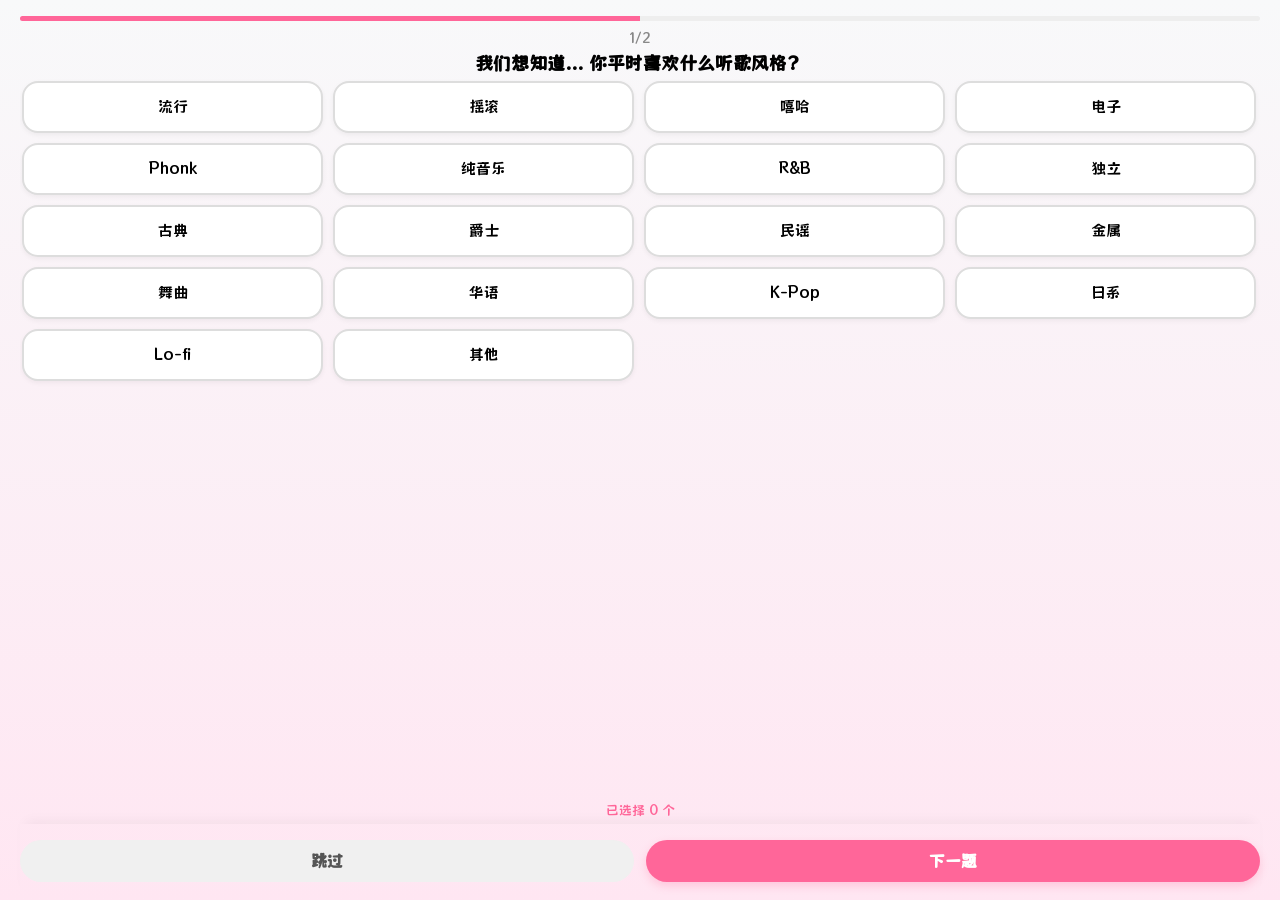
<file: app_pages/agent_init_ask.html>
<!DOCTYPE html>
<html lang="zh-cn">

<head>
    <meta charset="UTF-8">
    <meta name="viewport" content="width=device-width, initial-scale=1.0, maximum-scale=1.0, user-scalable=no">
    <title></title>

    <!-- 保持原有引用路径 -->
    <link rel="stylesheet" href="../font/fonts.css">
    <link rel="stylesheet" href="../css/theme.css">
    <link rel="stylesheet" href="../css/gpt-base.css">
    <link rel="stylesheet" href="../css/base.css">

    <link rel="stylesheet" href="../css/agentMiniAsk.css">

</head>

<body>
    <div class="App">
        <div class="mini-questionnaire">
            <div class="q-header">
                <div class="progress-bar">
                    <div class="progress-fill" id="progress-fill"></div>
                </div>
                <span class="step-text" id="step-text">1/2</span>
            </div>

            <!-- 问题1：听歌风格（多选） -->
            <div class="question-panel" id="panel-1">
                <h3 class="q-title">我们想知道... 你平时喜欢什么听歌风格？</h3>
                <div class="options-grid" id="style-options"></div>

                <div class="selected-info" id="selected-style-info">
                    已选择 <span id="style-count">0</span> 个
                </div>
            </div>

            <!-- 问题2：听歌场景（单选） -->
            <div class="question-panel" id="panel-2" style="display: none;">
                <h3 class="q-title">还有还有.. 你现在处于什么场景？</h3>
                <div class="options-grid" id="scene-options"></div>
                <div class="selected-info"></div> <!-- 占位，保持flex结构一致 -->
            </div>

            <!-- 底部按钮 (始终固定) -->
            <div class="q-footer">
                <button class="btn skip-btn" id="skip-btn">跳过</button>
                <button class="btn next-btn" id="next-btn">下一题</button>
                <button class="btn submit-btn" id="submit-btn" style="display: none;">提交</button>
            </div>
        </div>
    </div>

    <script src="../js/base.js"></script>
    <script src="../js/agent/miniAsk.js"></script>
</body>

</html>
</file>
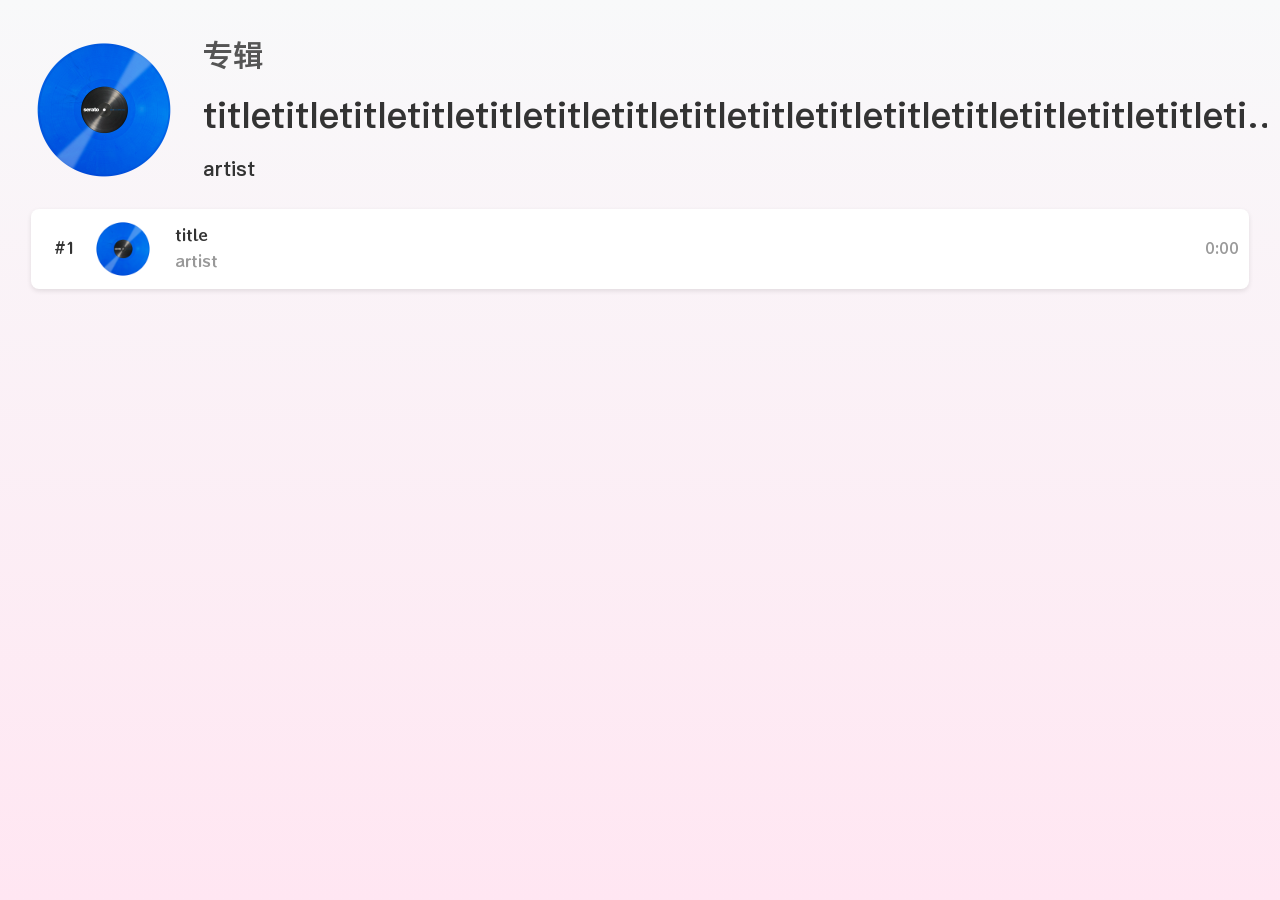
<file: app_pages/album.html>
<!DOCTYPE html>
<html lang="zh-cn">

<head>
    <meta charset="UTF-8">
    <meta name="viewport" content="width=device-width, initial-scale=1.0">
    <title></title>

    <link rel="stylesheet" href="../font/fonts.css">

    <link rel="stylesheet" href="../css/theme.css">
    <link rel="stylesheet" href="../css/gpt-base.css">
    <link rel="stylesheet" href="../css/base.css">

    <link rel="stylesheet" href="../css/index.css">

    <link rel="stylesheet" href="../css/album.css">

    <!-- <link rel="stylesheet" href="style.css"> -->

    <link rel="stylesheet" href="../css/notify.css">

    <link rel="stylesheet" href="../css/contextMenu.css">

    <link rel="stylesheet" href="../mobi-css/mob.base.css">

</head>

<body>
    <div class="App">

        <main class="content">

            <div class="album-header">
                <img class="album-cover" src="../img/def_cover.png" alt="">
                <div class="album-infos">
                    <span>专辑</span>
                    <span class="album-title">titletitletitletitletitletitletitletitletitletitletitletitletitletitletitletitletitletitletitletitletitletitle</span>
                    <span class="album-artist">artist</span>
                </div>
            </div>

            <div class="album-tracks-list">

                <!-- <div class="album-tracks-line">碟片 0</div> -->

                <div class="album-tracks-item">
                    <div class="album-tracks-item-number">#1</div>
                    <img src="../img/def_cover.png" alt="">
                    <div class="album-tracks-item-duration">
                        
                        <div class="album-tracks-item-title">title</div>
                        <div class="album-tracks-item-artist">artist</div>

                    </div>

                    <span class="album-tracks-item-times">0:00</span>

                </div>

            </div>

            <!-- <div id="debug" style="font-size: 30px;"></div> -->

        </main>

    </div>

    <script src="../js/base.js"></script>

    <script src="../js/album.js"></script>

    <script>

        init_album_list();

    </script>
</body>

</html>
</file>
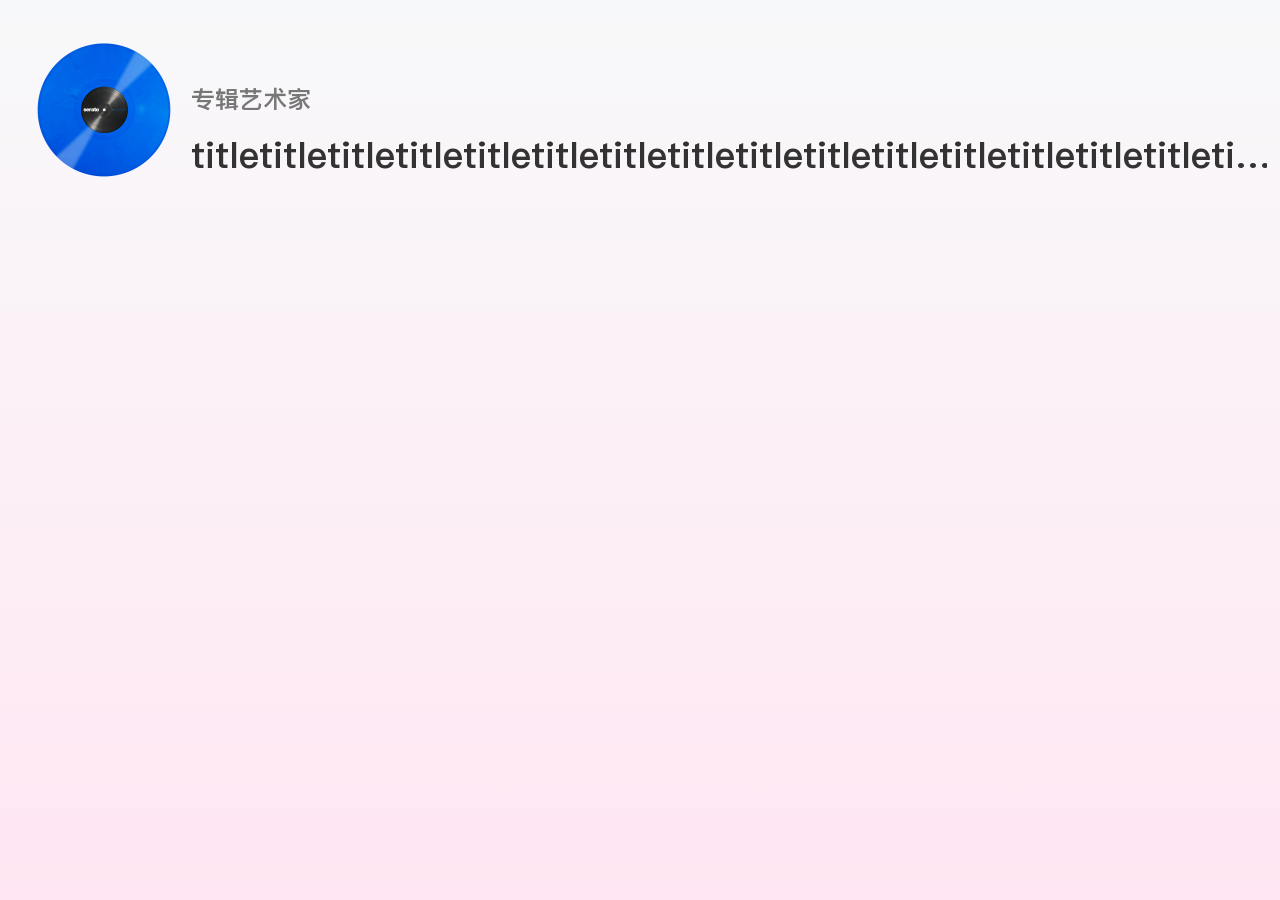
<file: app_pages/artist.html>
<!DOCTYPE html>
<html lang="zh-cn">
<head>
    <meta charset="UTF-8">
    <meta name="viewport" content="width=device-width, initial-scale=1.0">
    <title></title>

    <link rel="stylesheet" href="../font/fonts.css">

    <link rel="stylesheet" href="../css/theme.css">
    <link rel="stylesheet" href="../css/gpt-base.css">
    <link rel="stylesheet" href="../css/base.css">

    <link rel="stylesheet" href="../css/index.css">

    <link rel="stylesheet" href="../css/playlist.css">

    <link rel="stylesheet" href="../css/album.css">

    <link rel="stylesheet" href="../css/artist.css">


    <link rel="stylesheet" href="../css/contextMenu.css">

    <link rel="stylesheet" href="../mobi-css/mob.base.css">

</head>
<body>
    <div class="App">

    <main class="content">

        <div class="album-header">
            <img class="album-cover" src="../img/def_cover.png" alt="">
            <div class="album-infos">
                <span>专辑艺术家</span>
                <span class="album-title">titletitletitletitletitletitletitletitletitletitletitletitletitletitletitletitletitletitletitletitletitletitle</span>
            </div>
        </div>

        <div class="musicPlayLists">
            <!-- <div class="musicPlayListsItem" style="display: flex;flex-direction: column;">

                <img src="./img/def_cover.png" alt="播放列表封面">

                <span class="playListName">播放列表1</span>
                <span class="playListSongsCount">99</span>
            </div> -->
        </div>

        <div class="overPage" >
            <div class="overPageHeader">
                <span class="selectPlayListName">播放列表1</span>
                <span class="hideOverPage">🔽</span>
            </div>


            <iframe class="artistSubPage" id="artistSubPage" src="" frameborder="0"></iframe>
            

        </div>

    </main>

</div>
</body>
<script src="../js/base.js"></script>

<script src="../js/artist.js"></script>

<script>

    init_artist();

</script>
</html>
</file>
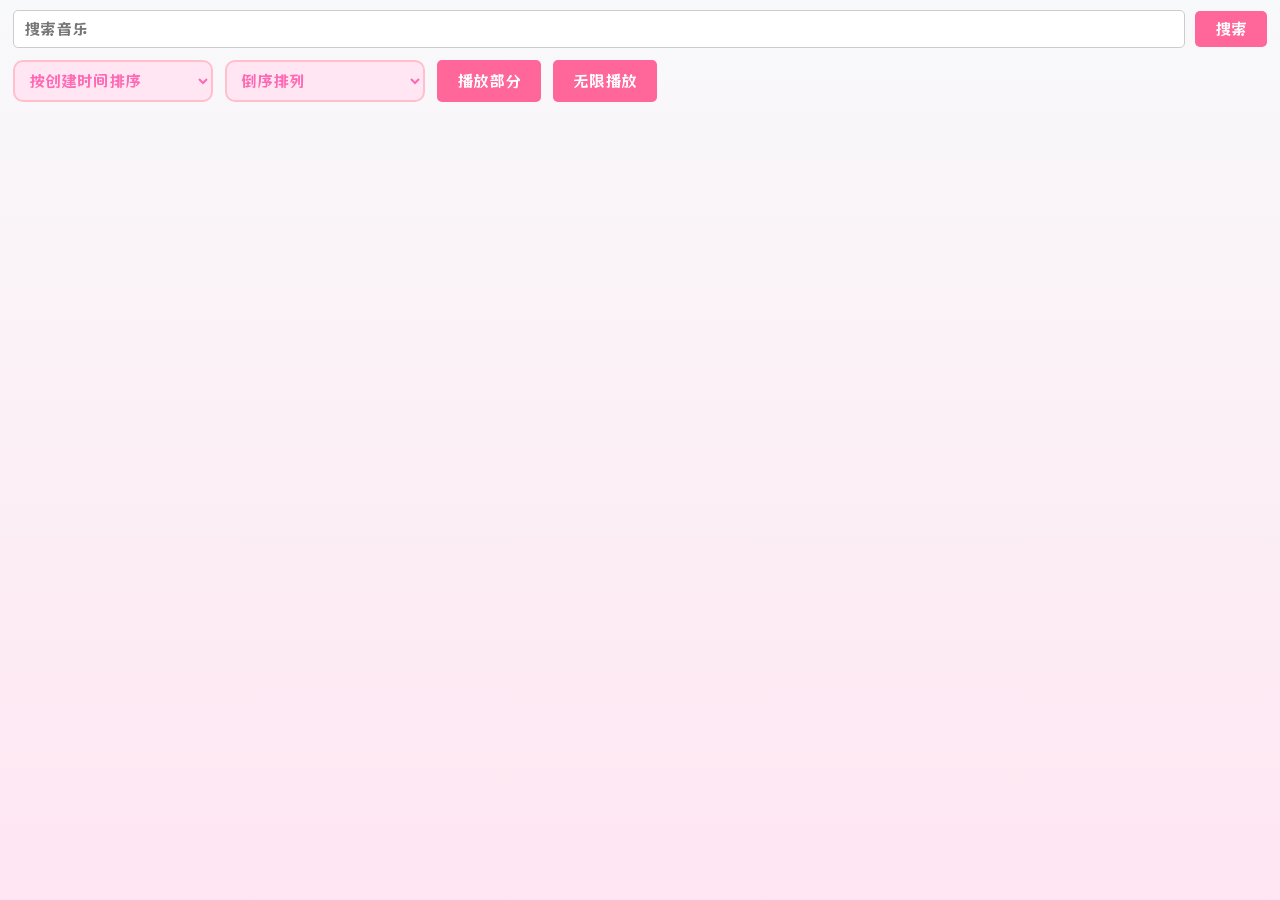
<file: app_pages/library.html>
<!DOCTYPE html>
<html lang="zh-cn">

<head>
    <meta charset="UTF-8">
    <meta name="viewport" content="width=device-width, initial-scale=1.0">
    <title></title>

    <link rel="stylesheet" href="../font/fonts.css">

    <link rel="stylesheet" href="../css/theme.css">
    <link rel="stylesheet" href="../css/gpt-base.css">
    <link rel="stylesheet" href="../css/base.css">

    <link rel="stylesheet" href="../css/index.css">

    <link rel="stylesheet" href="../css/library.css">
    <link rel="stylesheet" href="../css/notify.css">

    <link rel="stylesheet" href="../css/contextMenu.css">

    <link rel="stylesheet" href="../mobi-css/mob.base.css">

</head>

<body>
    <div class="App">
        <div id="notification-container"></div>

        <main class="content">

            <div class="searchMusic">

                <div class="searchInputClass">
                    <input id="searchInput" type="text" placeholder="搜索音乐" onkeydown="handleKeyDown(event)" autocomplete="off">
                    <button onclick="searchSomeThing()">搜索</button>
                </div>
                <div class="sortClass">
                <select id="sortOrder">
                    <option value="createdAt">按创建时间排序</option>
                    <option value="random">按随机排序</option>
                    <option value="duration">按时长排序</option>
                    <option value="playCount">按播放次数排序</option>
                    <option value="title">按乐曲标题排序</option>
                </select>
                <select id="sortFunc">
                    <option value="DESC">倒序排列</option>
                    <option value="ASC">正序排列</option>
                </select>


                <button onclick="play_library_all()">播放部分</button>
                <button onclick="top.toggle_inf_play_mode()">无限播放</button>

                </div>

            </div>

            <!-- <div class="zhezhao">
                <img src="./img/loading.png" alt="">
            </div> -->

            <div class="musicLists">
                <!-- <div class="musicListItem">
                <span>#1</span>
                <img src="./img/baiLu.jpg" alt="封面">
                <div class="musicInfo">
                    <span>Example Song Name</span>
                    <span>Example Artist Name</span>
                </div>
                <span>11:11</span>
            </div> -->
            </div>

        </main>

    </div>

    <script src="../js/base.js"></script>
    <script src="../js/sort.js"></script>
    <script src="../js/library.js"></script>
    <script src="../js/contextMenu.js"></script>
    <script>

        init_sort_func();
        init_library();

    </script>
</body>

</html>
</file>
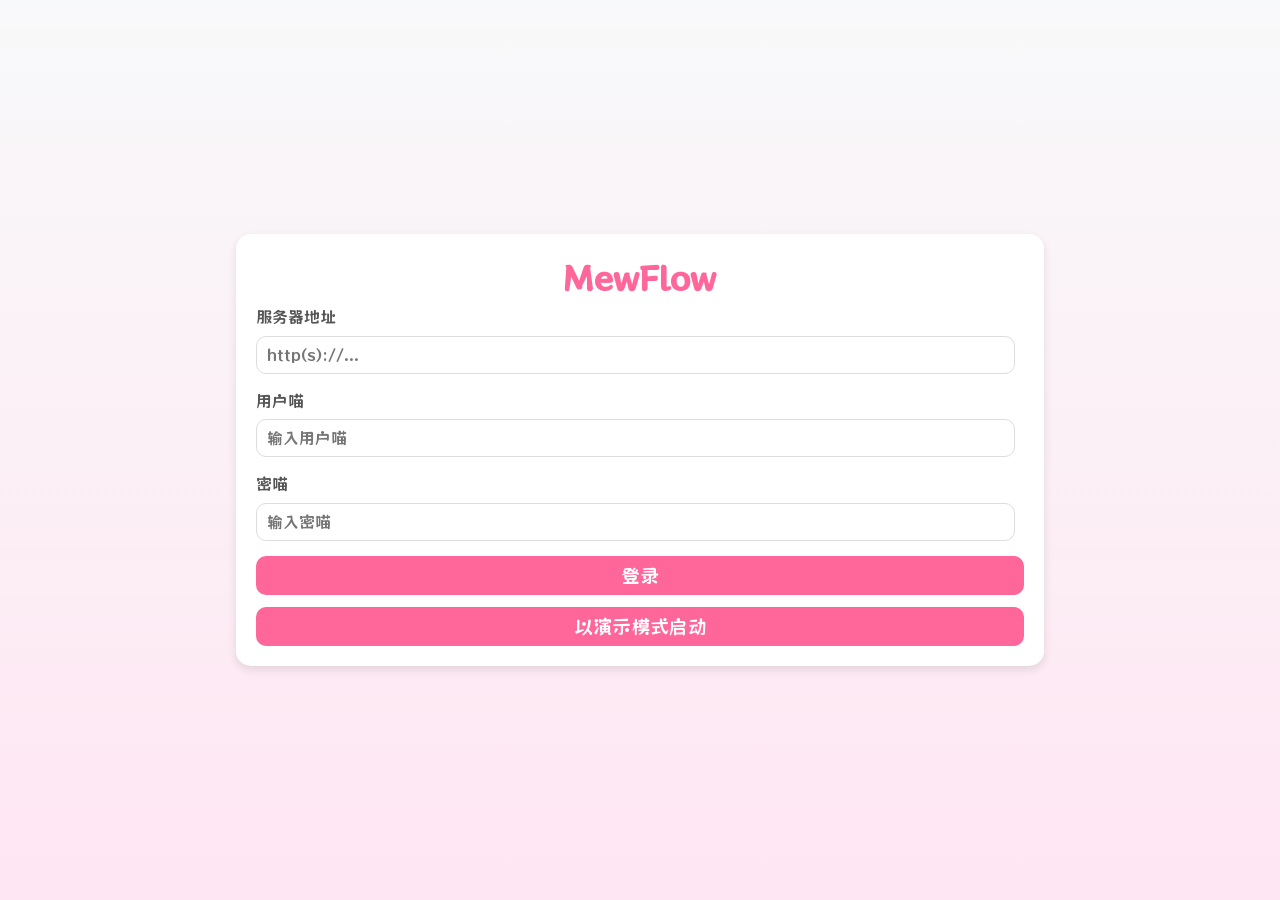
<file: app_pages/login.html>
<!DOCTYPE html>
<html lang="zh-cn">
<head>
    <meta charset="UTF-8">
    <meta name="viewport" content="width=device-width, initial-scale=1.0">

    <title></title>

    <link rel="stylesheet" href="../font/fonts.css">
    
    <link rel="stylesheet" href="../css/theme.css">
    <link rel="stylesheet" href="../css/gpt-base.css">
    <link rel="stylesheet" href="../css/base.css">

    <link rel="stylesheet" href="../css/login.css">
    <link rel="stylesheet" href="../css/notify.css">

    <link rel="stylesheet" href="../mobi-css/mob.base.css">

</head>
<body>

    <div class="App">
    <div id="notification-container"></div>
    <div class="login-container">
        <h1 class="login-logo">MewFlow</h1>
        <!-- <form class="login-form" action="/login" method="POST"> -->
            <div class="login-form"></div>
            <div class="form-group">
                <label for="server_url">服务器地址</label>
                <input type="text" id="server_url" name="server_url" placeholder="http(s)://..." required>
            </div>
            <div class="form-group">
                <label for="username">用户喵</label>
                <input type="text" id="username" name="username" placeholder="输入用户喵" required>
            </div>
            <div class="form-group">
                <label for="password">密喵</label>
                <input type="password" id="password" name="password" placeholder="输入密喵" required>
            </div>
            <button type="submit" class="login-btn" onclick="loginSaveConfig();">登录</button>
            <button class="login-btn" onclick="parent.lauchDemoMode()" style="margin-top: 12px;">以演示模式启动</button>

        </div>
        <!-- </form> -->
        <!-- <button onclick="showNotification('test','info',5000)">test2</button> -->
        <!-- <button onclick="navigateTo('index.html')">test Btn</button> -->
    </div>

</div>
</body>
<script src="../js/base.js"></script>
<script src="../js/login.js"></script>
</html>
</file>
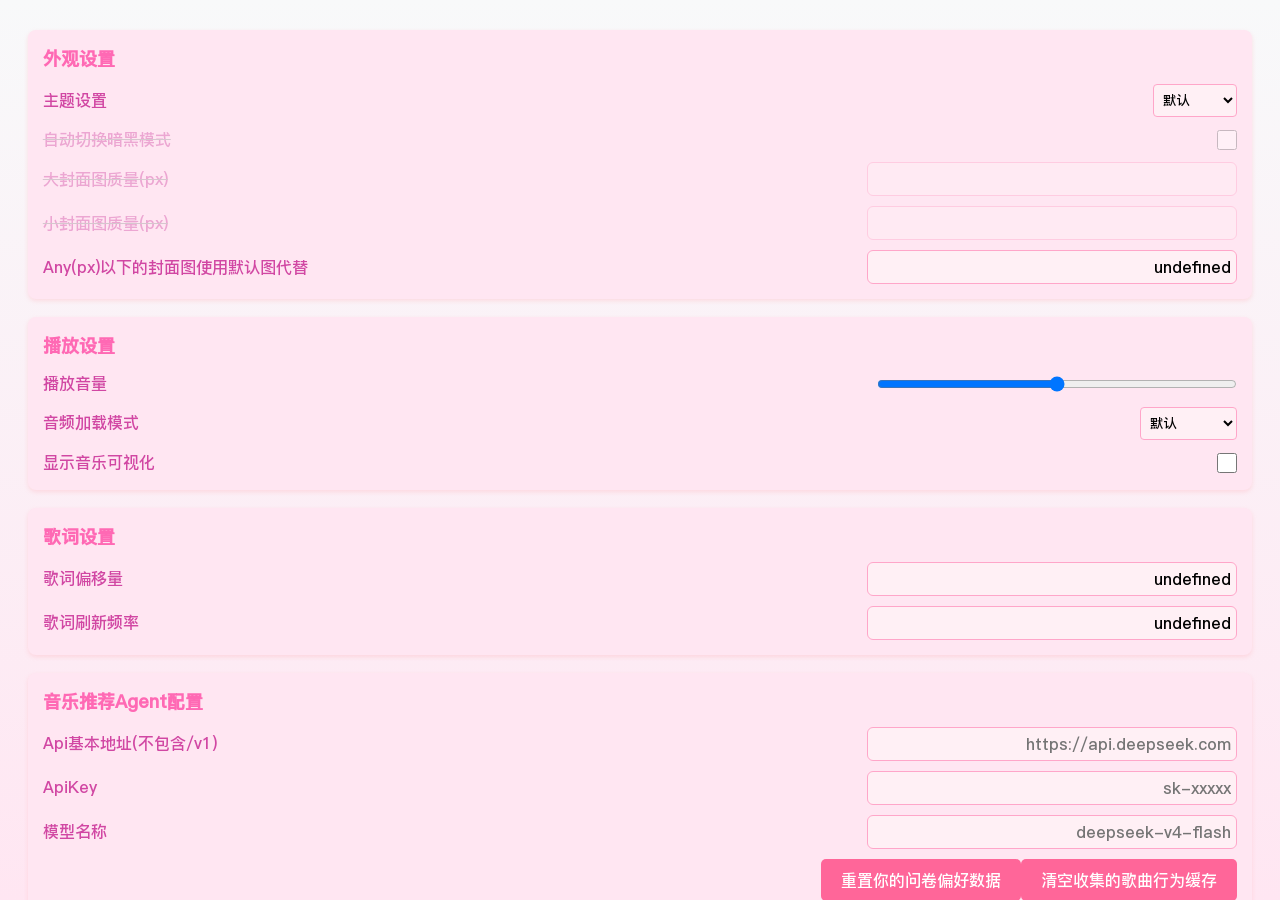
<file: app_pages/setting.html>
<!DOCTYPE html>
<html lang="zh-cn">

<head>
    <meta charset="UTF-8">
    <meta name="viewport" content="width=device-width, initial-scale=1.0">
    <title></title>

    <link rel="stylesheet" href="../font/fonts.css">

    <link rel="stylesheet" href="../css/theme.css">

    <link rel="stylesheet" href="../css/gpt-base.css">
    <link rel="stylesheet" href="../css/base.css">
    <link rel="stylesheet" href="../css/index.css">
    <link rel="stylesheet" href="../css/library.css">
    <link rel="stylesheet" href="../css/notify.css">
    <link rel="stylesheet" href="../mobi-css/mob.base.css">

    <link rel="stylesheet" href="../css/setting.css">

    <link rel="stylesheet" href="../mobi-css/mob-setting.css">



</head>

<body>
    <div class="App">
        <div id="notification-container"></div>

        <main class="content" style="display: flex; flex-direction: column;">
            <div class="settings-container">

                <!-- Example Setting Group: General Settings -->
                <div class="settings-group">
                    <div class="settings-title">外观设置</div>

                    <div class="setting-item">
                        <label for="theme-select">主题设置</label>
                        <select id="theme-select">
                            <option value="default">默认</option>
                            <option value="dark">夜间酷黑</option>
                            <option value="red">网易云红</option>
                        </select>
                    </div>


                    <!-- <div class="setting-item">
                        <label for="dark-mode-toggle">暗黑模式</label>
                        <input type="checkbox" id="dark-mode-toggle">
                    </div> -->
                    <div class="settings-undev-item setting-item">
                        <label for="dark-mode-toggle">自动切换暗黑模式</label>
                        <input type="checkbox" id="dark-mode-toggle">
                    </div>



                    <!-- <div class="setting-item">
                        <label for="language-select">访问语言</label>
                        <select id="language-select">
                            <option value="zh">Chinese</option>
                            <option value="en">English</option>
                            <option value="jp">Japanese</option>
                        </select>
                    </div> -->

                    <div class="settings-undev-item setting-item">
                        <label for="big-cover-quality">大封面图质量(px)</label>
                        <input type="text" name="big-cover-quality" id="big-cover-quality" placeholder="">
                    </div>
                    <div class="settings-undev-item setting-item">
                        <label for="little-cover-quality">小封面图质量(px)</label>
                        <input type="text" name="little-cover-quality" id="little-cover-quality" placeholder="">
                    </div>

                    <div class="setting-item">
                        <label for="block-how-many-size-cover">Any(px)以下的封面图使用默认图代替</label>
                        <input type="text" name="block-how-many-size-cover" id="block-how-many-size-cover"
                            placeholder="">
                    </div>

                </div>

                <!-- Example Setting Group: Playback Settings -->
                <div class="settings-group">
                    <div class="settings-title">播放设置</div>
                    <div class="setting-item">
                        <label for="volume-control">播放音量</label>
                        <input type="range" id="volume-control" min="0" max="100" value="50">
                    </div>
                    <!-- <div class="setting-item">
                        <label for="crossfade-toggle">跨播放</label>
                        <input type="checkbox" id="crossfade-toggle">
                    </div> -->

                    <div class="setting-item">
                        <label for="audio-load-mode">音频加载模式</label>
                        <select id="audio-load-mode">
                            <option value="default">默认</option>
                            <option value="block">数据块缓冲</option>
                        </select>
                    </div>

                    <div class="setting-item">
                        <label for="music_visualize_toggle">显示音乐可视化</label>
                        <input type="checkbox" id="music_visualize_toggle">
                    </div>


                </div>

                <div class="settings-group">
                    <div class="settings-title">歌词设置</div>
                    <div class="setting-item">
                        <label for="lyrics-delay-control">歌词偏移量</label>
                        <input type="text" name="lyrics-delay-control" id="lyric-delay-control" placeholder="">
                    </div>

                    <div class="setting-item">
                        <label for="lyrics-duration-control">歌词刷新频率</label>
                        <input type="text" name="lyrics-duration-control" id="lyric-duration-control" placeholder="">
                    </div>
                </div>

                <div class="settings-group">
                    <div class="settings-title">音乐推荐Agent配置</div>
                    <div class="setting-item">
                        <label for="agent-api-base-url">Api基本地址(不包含/v1)</label>
                        <input type="text" name="agent-api-base-url" id="agent-api-base-url"
                            placeholder="https://api.deepseek.com">
                    </div>
                    <div class="setting-item">
                        <label for="agent-api-key">ApiKey</label>
                        <input type="text" name="agent-api-key" id="agent-api-key" placeholder="sk-xxxxx">
                    </div>
                    <div class="setting-item">
                        <label for="agent-model-name">模型名称</label>
                        <input type="text" name="agent-model-name" id="agent-model-name"
                            placeholder="deepseek-v4-flash">
                    </div>

                    <div class="setting-item" style="justify-content: right;">
                        <button class="save-btn" onclick="clear_agent_base_liked()">重置你的问卷偏好数据</button>
                        <button class="save-btn" onclick="clear_agent_history_action()">清空收集的歌曲行为缓存</button>
                        
                    </div>

                </div>

                <!-- Example Setting Group: Notification Settings -->
                <!-- <div class="settings-group">
                    <div class="settings-title">通知设置</div>
                    <div class="setting-item">
                        <label for="email-notifications">邮件通知</label>
                        <input type="checkbox" id="email-notifications">
                    </div>
                    <div class="setting-item">
                        <label for="push-notifications">推送通知</label>
                        <input type="checkbox" id="push-notifications">
                    </div>
                </div> -->
                <button class="save-btn" onclick="save_all_setting()">保存设置</button>
                <button class="logout-btn save-btn" onclick="clear_and_logout()">登出账号</button>
            </div>
        </main>
    </div>

    <script src="../js/base.js"></script>
    <script src="../js/setting.js"></script>
    <script>

        // parent.showNotification('未开发完全的页面', 'info',3000);
        init_all_setting()

    </script>
</body>

</html>
</file>
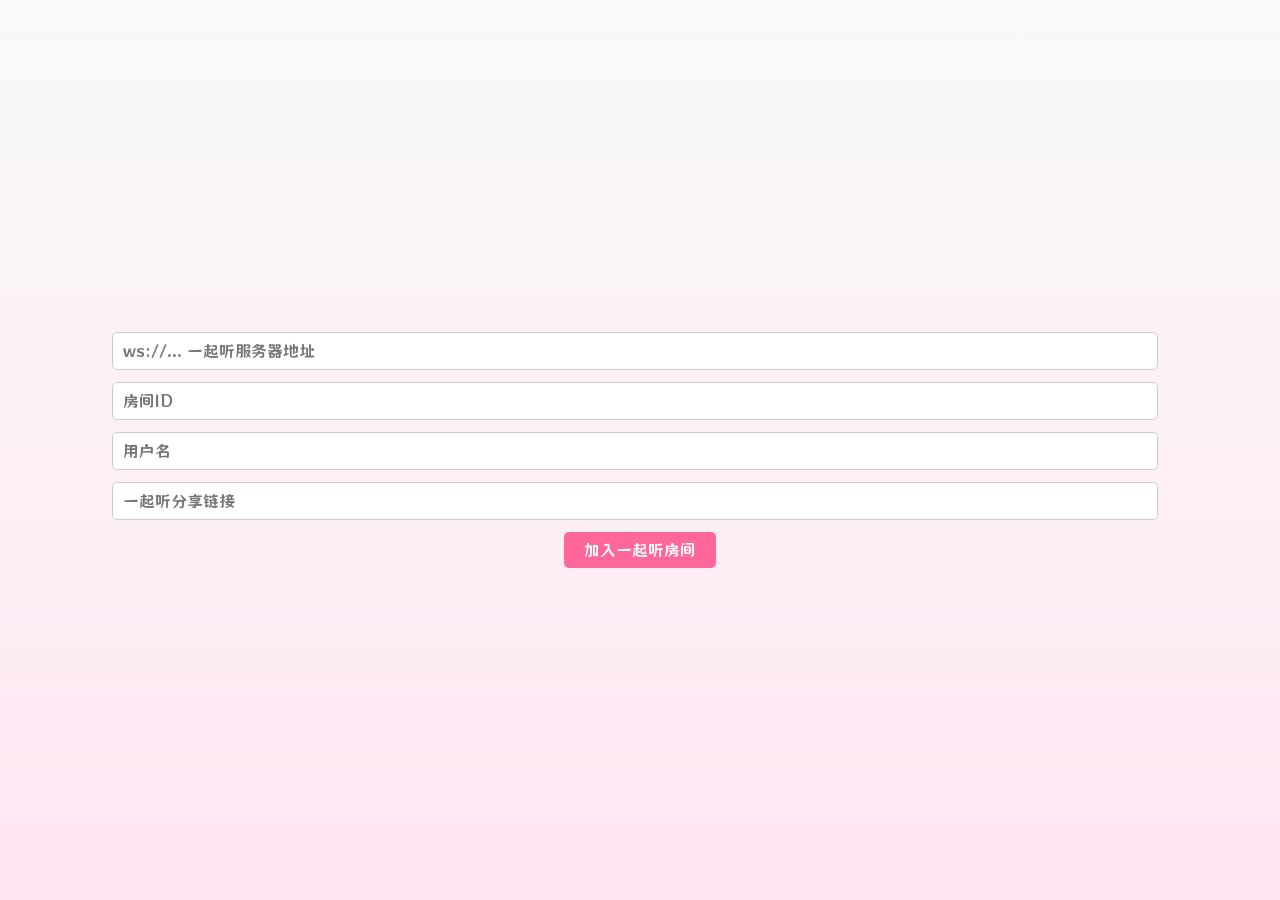
<file: app_pages/tgt_linsten.html>
<!DOCTYPE html>
<html lang="zh-cn">

<head>
    <meta charset="UTF-8">
    <meta name="viewport" content="width=device-width, initial-scale=1.0">
    <title></title>

    <link rel="stylesheet" href="../font/fonts.css">

    <link rel="stylesheet" href="../css/theme.css">
    <link rel="stylesheet" href="../css/gpt-base.css">
    <link rel="stylesheet" href="../css/base.css">
    <link rel="stylesheet" href="../css/tgt_linsten.css">

</head>

<body>
    <div class="App">


        <main class="content">

            <div class="configs">
                <input type="text" style="display:none" name="fake_username">
                <input type="password" style="display:none" name="fake_password">

                <input type="text" placeholder="ws://... 一起听服务器地址" id="tl_ws_server_url" autocomplete="off">
                <input type="text" placeholder="房间ID" id="tl_room_id" autocomplete="off">
                <input type="text" placeholder="用户名" id="tl_user_name" autocomplete="off">

                <input type="text" autocomplete="off" placeholder="一起听分享链接" id="tl_share_link" autocomplete="off">

                <button type="button" onclick="init_join_together_linsten()">加入一起听房间</button>
            </div>

            <div class="room_status" style="display: none;">

                <span>房间ID: <span id="tl_room_id_show">Null</span></span>
                <span>当前房间在线人数: <span id="tl_online_count">0</span></span>
                <span>在线用户列表: <span id="tl_current_user"></span></span>
                <span>当前音乐: <span id="tl_current_music">Null</span></span>

                <input type="text" class="tl_share_link_output" id="tl_share_link_output" style="width: 50%;" autocomplete="off">

                <button type="button" onclick="generate_share_link()">生成房间分享链接</button>
                <button type="button" onclick="leave_tl_room()">离开当前房间</button>


            </div>

        </main>


    </div>

    <script src="../js/base.js"></script>



    <script src="../js/tgt-linsten/tl_dev.js"></script>
    <script src="../js/tgt-linsten/tl_dom.js"></script>
    <script src="../js/tgt-linsten/tl_configs.js"></script>


    <script src="../js/tgt-linsten/tl_main.js"></script>

    <script>

        document.addEventListener('DOMContentLoaded', function () {
            load_theme();
            load_tl_config();
        })
        
    </script>
</body>

</html>
</file>
<file: font/fonts.css>
/* 苹方-简 常规体 */
@font-face {
    font-family: 'PingFangSC-Regular-ttf';
    src: url('./PingFangSC-Regular.ttf') format('truetype');
}
/* 苹方-简 中黑体 */
@font-face {
    font-family: 'PingFangSC-Medium-ttf';
    src: url('./PingFangSC-Medium.ttf') format('truetype');
}
/* 苹方-简 中粗体 */
@font-face {
    font-family: 'PingFangSC-Semibold-ttf';
    src: url('./PingFangSC-Semibold.ttf') format('truetype');
}

/* cat */
@font-face {
    font-family: 'Cat-Pen-ttf';
    src: url('./MaoKenZhuYuanTi-MaokenZhuyuanTi-2.ttf') format('truetype');
}
</file>
<file: css/theme.css>
:root {

    --main-theme-col: #ff6699;

    --app-body-bg-col: linear-gradient(to bottom, #f8f9fa, #ffe6f2);

    /* login.html */
    /* 登录配置页 */
    --login-logo-text-col: #ff6699;

    --login-label-col: #555;
    --login-input-border: 1px solid #ddd;
    --login-input-bg: #fff;
    --login-btn-text-col: #fff;
    --login-btn-bg-col: #ff6699;

    --login-btn-bg-hover-col: #ff4477;

    /* main.html */
    /* 底部播放条 */
    --music-player-bg-col: #ff6699;
    --progress-time-text-col: #333;
    --music-player-title-text-col: #fff;
    --music-player-artist-text-col: #fff;

    --progress-time-bg-col: #f0f0f0;
    --progess-time-fill-bg-col: linear-gradient(90deg, #ff9a9e, #fad0c4);
    --progress-bar-flow-bg-col: #bbbbbb;

    /* 顶部栏 */
    --main-head-col: #ff6699;
    --logo-text-col: #fff;
    --nav-text-col: #fff;

    --nav-hover-col: #bdbdbd;

    /* 首页 音乐卡片 */

    --index-h2-text-col: black;
    --index-p-text-col: black;


    --music-card-bg-col: #fff;
    --music-card-title-col: #333;
    --music-card-artist-col: #777;
    --music-card-play-btn-bg-col: #ff6699;
    --music-card-play-btn-text-col: #fff;

    --play-btn-hover-col: #ff4477;

    /* 音乐库 */

    --search-input-bg-col: #fff;
    --search-input-border: 1px solid #ccc;
    /* --search-input-text-col: #fff; */

    
    --select-text-col: #ff69b4;
    --select-bg-col: #ff69b4;

    /* 排序选择框 */
    --sort-order-border: 2px solid pink;
    --sort-bg-col: #ffe6f2;
    --sort-text-col: #ff69b4;


    --sort-hover-bg-col: #ffccdd;
    --sort-hover-border-col: #ff1493;

    --sort-focus-box-shadow: 0 0 10px #ff69b4;

    /* 音乐列表样式 */

    --music-list-item-bg-col: #fff;
    --music-list-item-no-col: #333;
    --music-list-item-title-col: #333;

    --music-list-item-artist-col: #999;
    --music-list-item-album-col: #999;

    --music-list-item-timer-col: #999;

    /* 音乐播放(歌单)列表 */

    --music-play-list-item-bg-col: #fff;
    --music-play-list-item-title-col: #333;
    --music-play-list-item-song-count-col: #666;

    --inner-music-play-list-title-col: #333;


    /* 覆盖(上升)层 */
    --over-page-bg-col: #faeff4;
    --over-page-title-text-col: #333;

    /* 设置 */
    --setting-group-bg-col: #ffe6f2;
    --setting-group-box-shadow: 0 2px 4px rgba(255, 182, 193, 0.4);
    --setting-title-text-col: #ff69b4;
    --setting-item-label-col: #d147a3;
    --setting-input-border: 1px solid #ffa6c9;
    --setting-input-bg-col: #fff0f5;
    --setting-select-bg-col: #fff0f5;
    --save-setting-btn-bg-col: #ff4677;

    /* 点击播放中歌曲封面的上升的覆盖页 */
    --big-over-page-bg-col: linear-gradient(to bottom, #ffdeee, #fde9f3);

    --big-over-page-title-col: white;
    --big-over-page-artist-col: rgba(255, 255, 255, 0.7);
    --big-over-page-lyrics-container-bg-col: #1e1e1e;
    --big-over-page-lyrics-container-border: 1px solid #333;

    --big-over-page-lyrics-line-font-col: rgba(255, 255, 255, 0.7);
    --big-over-page-lyrics-active: #fff;
    --big-over-page-lyrice-background-cover:rgba(0,0,0,0.12);

    --play-queue-ui-bg-col: #f9f4f8;
    --play-queue-item-bg-col: #fff;
    --play-queue-now-playing-bg-col: #ffc6d9;
    --play-queue-now-playing-keyframe-bg2-col: #ffbad1;
    --play-queue-item-font-col: black;
    --play-queue-title-col: black;
    --play-queue-artist-col: #555;
}

.red-theme {
    --main-theme-col: #d43f3a;

    --app-body-bg-col: linear-gradient(to bottom, #fff5f5, #ffcccc);

    /* login.html */
    --login-logo-text-col: #d43f3a;
    --login-label-col: #444;
    --login-input-border: 1px solid #ddd;
    --login-input-bg: #fff;
    --login-btn-text-col: #fff;
    --login-btn-bg-col: #d43f3a;
    --login-btn-bg-hover-col: #b52b27;

    /* main.html */
    --music-player-bg-col: #d43f3a;
    --progress-time-text-col: #222;
    --music-player-title-text-col: #fff;
    --music-player-artist-text-col: #fff;

    --progress-time-bg-col: #e0e0e0;
    --progess-time-fill-bg-col: linear-gradient(90deg, #ff8b8b, #ff6b6b);
    --progress-bar-flow-bg-col: #aaaaaa;

    /* 顶部栏 */
    --main-head-col: #d43f3a;
    --logo-text-col: #fff;
    --nav-text-col: #fff;
    --nav-hover-col: #9e9e9e;

    /* 首页 音乐卡片 */
    --index-h2-text-col: black;
    --index-p-text-col: black;
    --music-card-bg-col: #fff;
    --music-card-title-col: #222;
    --music-card-artist-col: #666;
    --music-card-play-btn-bg-col: #d43f3a;
    --music-card-play-btn-text-col: #fff;
    --play-btn-hover-col: #b52b27;

    /* 音乐库 */
    --search-input-bg-col: #fff;
    --search-input-border: 1px solid #bbb;

    --select-text-col: #d43f3a;
    --select-bg-col: #d43f3a;

    /* 排序选择框 */
    --sort-order-border: 2px solid #ff9999;
    --sort-bg-col: #ffcccc;
    --sort-text-col: #d43f3a;
    --sort-hover-bg-col: #ffb3b3;
    --sort-hover-border-col: #b52b27;
    --sort-focus-box-shadow: 0 0 10px #d43f3a;

    /* 音乐列表 */
    --music-list-item-bg-col: #fff;
    --music-list-item-no-col: #222;
    --music-list-item-title-col: #222;
    --music-list-item-artist-col: #777;
    --music-list-item-album-col: #777;
    --music-list-item-timer-col: #777;

    /* 音乐播放(歌单)列表 */
    --music-play-list-item-bg-col: #fff;
    --music-play-list-item-title-col: #222;
    --music-play-list-item-song-count-col: #444;
    --inner-music-play-list-title-col: #222;

    /* 覆盖(上升)层 */
    --over-page-bg-col: #feeaea;
    --over-page-title-text-col: #222;

    /* 设置 */
    --setting-group-bg-col: #ffcccc;
    --setting-group-box-shadow: 0 2px 4px rgba(255, 102, 102, 0.4);
    --setting-title-text-col: #d43f3a;
    --setting-item-label-col: #b52b27;
    --setting-input-border: 1px solid #ff7f7f;
    --setting-input-bg-col: #ffe6e6;
    --setting-select-bg-col: #ffe6e6;
    --save-setting-btn-bg-col: #b52b27;

    /* 播放中歌曲封面上升的覆盖页 */
    --big-over-page-bg-col: linear-gradient(to bottom, #ffdddd, #ffbbbb);
    --big-over-page-title-col: white;
    --big-over-page-artist-col: rgba(255, 255, 255, 0.7);
    --big-over-page-lyrics-container-bg-col: #1e1e1e;
    --big-over-page-lyrics-container-border: 1px solid #333;

    --big-over-page-lyrics-line-font-col: rgba(255, 255, 255, 0.7);
    --big-over-page-lyrics-active: #fd3d3d;
    --big-over-page-lyrice-background-cover:rgba(0,0,0,0.12);

    --play-queue-ui-bg-col: #fbe4e4;
    --play-queue-item-bg-col: #fff;
    --play-queue-now-playing-bg-col: #ff9999;
    --play-queue-now-playing-keyframe-bg2-col: #ff7777;
    --play-queue-item-font-col: black;
    --play-queue-title-col: black;
    --play-queue-artist-col: #444;
}

.dark-theme {
    --main-theme-col: #1db954;

    --app-body-bg-col: linear-gradient(to bottom, #121212, #1e1e1e);

    /* login.html */
    --login-logo-text-col: #1db954;
    --login-label-col: #bbb;
    --login-input-border: 1px solid #444;
    --login-input-bg: #222;
    --login-btn-text-col: #fff;
    --login-btn-bg-col: #1db954;
    --login-btn-bg-hover-col: #18a349;

    /* main.html */
    --music-player-bg-col: #181818;
    --progress-time-text-col: #ddd;
    --music-player-title-text-col: #fff;
    --music-player-artist-text-col: #bbb;

    --progress-time-bg-col: #333;
    --progess-time-fill-bg-col: linear-gradient(90deg, #1db954, #66d36e);
    --progress-bar-flow-bg-col: #666;

    /* 顶部栏 */
    --main-head-col: #181818;
    --logo-text-col: #1db954;
    --nav-text-col: #fff;
    --nav-hover-col: #1db954;

    /* 首页 音乐卡片 */
    --index-h2-text-col: white;
    --index-p-text-col: white;
    --music-card-bg-col: #222;
    --music-card-title-col: #fff;
    --music-card-artist-col: #bbb;
    --music-card-play-btn-bg-col: #1db954;
    --music-card-play-btn-text-col: #fff;
    --play-btn-hover-col: #18a349;

    /* 音乐库 */
    --search-input-bg-col: #333;
    --search-input-border: 1px solid #444;

    --select-text-col: #1db954;
    --select-bg-col: #1db954;

    /* 排序选择框 */
    --sort-order-border: 2px solid #1db954;
    --sort-bg-col: #222;
    --sort-text-col: #1db954;
    --sort-hover-bg-col: #333;
    --sort-hover-border-col: #18a349;
    --sort-focus-box-shadow: 0 0 10px #1db954;

    /* 音乐列表 */
    --music-list-item-bg-col: #222;
    --music-list-item-no-col: #fff;
    --music-list-item-title-col: #fff;
    --music-list-item-artist-col: #bbb;
    --music-list-item-album-col: #bbb;
    --music-list-item-timer-col: #bbb;

    /* 音乐播放(歌单)列表 */
    --music-play-list-item-bg-col: #222;
    --music-play-list-item-title-col: #fff;
    --music-play-list-item-song-count-col: #bbb;
    --inner-music-play-list-title-col: #fff;

    /* 覆盖(上升)层 */
    --over-page-bg-col: #181818;
    --over-page-title-text-col: #fff;

    /* 设置 */
    --setting-group-bg-col: #222;
    --setting-group-box-shadow: 0 2px 4px rgba(0, 0, 0, 0.5);
    --setting-title-text-col: #1db954;
    --setting-item-label-col: #18a349;
    --setting-input-border: 1px solid #1db954;
    --setting-input-bg-col: #333;
    --setting-select-bg-col: #333;
    --save-setting-btn-bg-col: #1db954;

    /* 播放中歌曲封面上升的覆盖页 */
    --big-over-page-bg-col: linear-gradient(to bottom, #181818, #1e1e1e);
    --big-over-page-title-col: white;
    --big-over-page-artist-col: rgba(255, 255, 255, 0.7);
    --big-over-page-lyrics-container-bg-col: #121212;
    --big-over-page-lyrics-container-border: 1px solid #444;
    --big-over-page-lyrics-line-font-col: #888;
    --big-over-page-lyrics-active: #27e269;
    --big-over-page-lyrice-background-cover:rgba(255,255,255,0.12);

    --play-queue-ui-bg-col: linear-gradient(to bottom, #121212, #1e1e1e);
    --play-queue-item-bg-col: #222;
    --play-queue-now-playing-bg-col: #1db954;
    --play-queue-now-playing-keyframe-bg2-col: #1db954af;
    --play-queue-item-font-col: #fff;
    --play-queue-title-col: #fff;
    --play-queue-artist-col: #bbb;

}
</file>
<file: css/gpt-base.css>
/* 全局样式 */
body {
    font-family: 'Arial', sans-serif;
    margin: 0;
    padding: 0;
    background: var(--app-body-bg-col);
    color: #333;
    line-height: 1.6;
}

h1, h2, h3, p {
    margin: 0;
    padding: 0;
}

/* 登录页容器 */
.login-container {
    max-width: 400px;
    margin: 100px auto;
    padding: 20px;
    background: var(--login-input-bg);
    border-radius: 15px;
    box-shadow: 0 4px 10px rgba(0, 0, 0, 0.1);
    text-align: center;
}

.logo {
    font-size: 2.5em;
    color: #fff;
    font-weight: bold;
}

.form-group {
    margin-bottom: 15px;
    text-align: left;
}

label {
    display: block;
    font-size: 1em;
    margin-bottom: 5px;
    color: var(--login-label-col);
}

input {
    width: 100%;
    padding: 10px;
    border: var(--login-input-border);
    border-radius: 10px;
    font-size: 1em;
    transition: border-color 0.3s;
    background-color: var(--login-input-bg);
    color: var(--login-btn-text-col);
}

input:focus {
    border-color: var(--main-theme-col);
    outline: none;
}

.login-btn {
    width: 100%;
    padding: 10px;
    background: var(--login-btn-bg-col);
    color: var(--login-btn-text-col);
    font-size: 1.2em;
    border: none;
    border-radius: 10px;
    cursor: pointer;
    transition: background-color 0.3s;
}

.login-btn:hover {
    background: var(--login-btn-bg-hover-col);
}

.footer-text {
    font-size: 0.9em;
    margin-top: 15px;
    color: #777;
}

.footer-text a {
    color: #ff6699;
    text-decoration: none;
}

.footer-text a:hover {
    text-decoration: underline;
}

/* 主页样式 */
.main-header {
    display: flex;
    justify-content: space-between;
    align-items: center;
    padding: 15px 20px;
    background: var(--main-head-col);
    color: var(--logo-text-col);
    box-shadow: 0 2px 5px rgba(0, 0, 0, 0.1);
}

.nav-bar a {
    color: var(--nav-text-col);
    text-decoration: none;
    margin: 0 10px;
    font-size: 1em;
    transition: color 0.3s ease;
    cursor: pointer;
}

.nav-bar a:hover {
    color: var(--nav-hover-col);
}

.content {
    max-width: 1200px;
    margin: 20px auto;
    /* padding: 20px; */
    width: 80%;
}

.welcome-message {
    text-align: center;
    margin-bottom: 30px;
}

.music-section {
    display: flex;
    flex-wrap: wrap;
    gap: 20px;
    justify-content: center;
}

/* 音乐卡片样式 */
.music-card {
    width: 200px;
    background: var(--music-card-bg-col);
    border-radius: 10px;
    box-shadow: 0 4px 10px rgba(0, 0, 0, 0.1);
    overflow: hidden;
    text-align: center;
    transition: all 0.3s;
}

.music-card:hover {
    transform: scale(1.03);
}

.album-art {
    width: 100%;
    height: 200px;
    object-fit: cover;
}

.music-info {
    padding: 10px;
}

.song-title {
    font-size: 1.2em;
    color: var(--music-card-title-col);
    margin-bottom: 5px;
}

.artist-name {
    font-size: 0.9em;
    color: var(--music-card-artist-col);
    margin-bottom: 10px;
}

.play-btn {
    padding: 8px 15px;
    background: var(--music-card-play-btn-bg-col);
    color: var(--music-card-play-btn-text-col);
    border: none;
    border-radius: 10px;
    cursor: pointer;
    font-size: 1em;
    transition: background-color 0.3s;
}

.play-btn:hover {
    background: var(--play-btn-hover-col);
}

/* 页脚样式 */
.main-footer {
    text-align: center;
    padding: 10px;
    background: #ffe6f2;
    color: #777;
    font-size: 0.9em;
}
</file>
<file: css/base.css>
* {
    margin: 0;
    padding: 0;
    font-family: 'Cat-Pen-ttf';
    /* font-family: "PingFangSC-Medium-ttf"; */
    transition: all 0.3s ease-in-out;
}

.login-logo {
    font-size: 2em;
    color: var(--login-logo-text-col);
    font-weight: bold;
    font-family: 'Cat-Pen-ttf';
}

.logo {
    font-size: 2em;
    font-family: 'Cat-Pen-ttf';
}

::-webkit-scrollbar {
    display: none;
}

.nav-bar {
    display: flex;
    flex-direction: row;
    flex-wrap: wrap;
}
.nav-bar a {
    font-size: 1.1em;
}
</file>
<file: css/agentMiniAsk.css>
/* 重置基础，确保弹窗内无多余边距 */
html, body {
    margin: 0;
    padding: 0;
    width: 100%;
    height: 100%;
    overflow: hidden;           /* 禁止整体滚动，由内部选项区滚动 */
    background: transparent;
}

body {
    display: flex;
    align-items: center;
    justify-content: center;
}

.App {
    width: 100%;
    height: 100%;
    display: flex;
    align-items: stretch;
    background: inherit;
}

/* 主问卷容器：flex列，高度100% */
.mini-questionnaire {
    width: 100%;
    height: 100%;
    max-width: none;
    max-height: none;
    padding: 14px 16px 0;       /* 底部padding由footer区处理 */
    box-sizing: border-box;
    background: var(--app-body-bg-col, #fff);
    font-family: "Microsoft YaHei", system-ui, sans-serif;
    display: flex;
    flex-direction: column;
    overflow: hidden;            /* 确保超出部分隐藏，让内部滚动生效 */
    position: relative;
}

/* 头部区域 —— 固定 */
.q-header {
    text-align: center;
    /* margin-bottom: 0px; */
    flex-shrink: 0;
    /* background: inherit;      */
    background: unset;
}

.q-header h2 {
    margin: 0 0 6px 0;
    font-size: 20px;
    font-weight: 600;
    color: var(--main-theme-col);
    letter-spacing: 0.5px;
}

.progress-bar {
    height: 5px;
    background: #eee;
    border-radius: 3px;
    overflow: hidden;
    margin-bottom: 4px;
}

.progress-fill {
    height: 100%;
    background: var(--main-theme-col);
    width: 0;
    transition: width 0.4s ease;
}

.step-text {
    font-size: 13px;
    color: #888;
}

/* 问题面板 —— 弹性区域，允许滚动 */
.question-panel {
    flex: 1;
    display: flex;
    flex-direction: column;
    min-height: 0;               /* 关键：允许内容收缩并触发滚动 */
    overflow: hidden;            /* 配合内部滚动 */
}

.q-title {
    font-size: 17px;
    margin: 6px 0 10px 0;
    color: var(--index-p-text-col);
    text-align: center;
    line-height: 1.35;
    flex-shrink: 0;
    /* background: inherit; */
}

/* 选项网格 —— 滚动区域 */
.options-grid {
    display: grid;
    grid-template-columns: repeat(2, 1fr);
    gap: 8px;
    flex: 1;
    overflow-y: auto;            /* 滚动！ */
    padding: 2px 4px 6px 2px;    /* 右侧留一点空间避免滚动条遮挡内容 */
    align-content: start;
    scrollbar-width: thin;       /* 细滚动条 */
    scrollbar-width: none;
    scrollbar-color: var(--main-theme-col) #e0e0e0;
    background: inherit;         
    /* 继承背景，防止滚动时背景错位 */
}

/* 自定义滚动条样式（Webkit） */
.options-grid::-webkit-scrollbar {
    width: 5px;
    display: block;              /* 显示滚动条 */
}

.options-grid::-webkit-scrollbar-track {
    background: #f1f1f1;
    border-radius: 10px;
}

.options-grid::-webkit-scrollbar-thumb {
    background: var(--main-theme-col);
    border-radius: 10px;
    opacity: 0.7;
}

/* 选项按钮 */
.option-btn {
    padding: 11px 6px;
    font-size: 14px;
    font-weight: 500;
    border: 2px solid #ddd;
    background: white;
    border-radius: 16px;
    cursor: pointer;
    transition: all 0.15s;
    text-align: center;
    min-height: 48px;
    display: flex;
    align-items: center;
    justify-content: center;
    box-shadow: 0 2px 5px rgba(0,0,0,0.05);
    line-height: 1.2;
    word-break: keep-all;
}

.option-btn:hover {
    border-color: var(--main-theme-col);
    background: #fef0f5;
}

.option-btn.selected {
    background: var(--main-theme-col);
    color: white;
    border-color: var(--main-theme-col);
    box-shadow: 0 4px 10px rgba(255, 102, 153, 0.3);
}

/* 已选数量提示 */
.selected-info {
    text-align: center;
    font-size: 13px;
    color: var(--main-theme-col);
    margin: 6px 0 2px;
    font-weight: 500;
    flex-shrink: 0;
    /* background: inherit; */
}

/* 底部按钮区 —— 固定底部，添加背景渐变保护 */
.q-footer {
    display: flex;
    gap: 12px;
    padding: 12px 0 14px;        /* 上下内边距，使按钮呼吸 */
    flex-shrink: 0;
    /* background: inherit;           */
    /* 继承背景色 */
    position: relative;
    z-index: 2;
    /* 增加一个遮罩效果：顶部淡入，避免选项滚动上来时突兀 */
    box-shadow: 0 -8px 12px -6px rgba(0,0,0,0.05);
}

/* 如果背景有渐变，确保 q-footer 也能接续 */
.mini-questionnaire::after {
    content: '';
    position: absolute;
    bottom: 60px;                /* 大约footer高度 */
    left: 0;
    right: 0;
    height: 20px;
    background: linear-gradient(to bottom, transparent, var(--app-body-bg-col, #fff));
    pointer-events: none;
    z-index: 1;
}

.btn {
    flex: 1;
    padding: 12px 8px;
    border: none;
    border-radius: 40px;
    font-size: 16px;
    font-weight: 600;
    cursor: pointer;
    transition: all 0.2s;
    border: 1px solid transparent;
}

.skip-btn {
    background: #f0f0f0;
    color: #555;
}

.skip-btn:hover {
    background: #e4e4e4;
}

.next-btn, .submit-btn {
    background: var(--main-theme-col);
    color: white;
    box-shadow: 0 4px 8px rgba(255, 102, 153, 0.25);
}

.next-btn:hover, .submit-btn:hover {
    filter: brightness(1.05);
}

.skip-btn:active, .next-btn:active, .submit-btn:active {
    transform: scale(0.97);
}

/* PC 适配：四列布局，仍然滚动 */
@media (min-width: 600px) {
    .options-grid {
        grid-template-columns: repeat(4, 1fr);
        gap: 10px;
    }
    
    .option-btn {
        min-height: 52px;
        font-size: 15px;
        padding: 12px 6px;
    }

    .q-title {
        font-size: 18px;
        margin: 0px 0 4px;
    }

    .mini-questionnaire {
        padding: 16px 20px 0;
    }

    .q-footer {
        padding: 16px 0 18px;
    }
}

/* 确保第二步面板同样显示正确 */
#panel-2 .options-grid {
    /* 继承所有滚动属性 */
}

/* 修复场景选项下方占位元素 (保持结构对齐) */
#panel-2 .selected-info {
    opacity: 0;
    pointer-events: none;
    margin-top: 0;
    height: 6px;
}
</file>
<file: css/index.css>
.App {
    display: flex;
    align-items: center;
    height: 100vh;
    width: 100vw;
    flex-direction: column;
    overflow: hidden;
}

.main-header {

    width: calc(100vw - 40px);
    padding: 10px 20px;
}

.nav-bar a {
    font-family: "PingFangSC-Medium-ttf";
}

.content { 
    overflow-y: auto;
    max-width: unset;
    width: 98%;
    margin: unset;
}

.music-section { 
    margin-bottom: 50px;
}

.welcome-message {
    margin-top: 30px;
}

.music-info > *{
    font-family: "PingFangSC-Medium-ttf";
    white-space: nowrap;
    text-overflow: ellipsis;
    text-wrap: nowrap;
    max-width: 100%;
    overflow: hidden;
    width: 100%;
}

h2 {
    color: var(--index-h2-text-col);
}

p {
    color: var(--index-p-text-col);
}
</file>
<file: css/album.css>
.content {
    display: flex;
    /* align-items: center; */
    flex-direction: column;
    /* align-items: center; */
}

.album-header {
    display: flex;
    flex-direction: row;
    gap: 24px;
    margin-top: 10px;
    height: 175px;
    width: 100%;
    padding-left: 16px;
}

.album-header > img {
    align-self: flex-end;
    width: 150px;
    height: unset;
    border-radius: 50%;
}

.album-infos {
    display: flex;
    flex-direction: column;
    height: 100%;
    justify-content: flex-end;
    gap: 8px;

    /* overflow: hidden; */
    /* max-width: 100%; */
    /* flex: 1; */
    overflow: hidden;
}

.album-infos span {
    width: 100%;
    text-overflow: ellipsis;
    white-space: nowrap;
    max-width: calc(100vw - 162px - 2%);
    overflow: hidden;
    font-family: "PingFangSC-Semibold-ttf";
}

.album-infos span:nth-child(1) {
    font-size: 30px;
    color: var(--login-label-col);
}

.album-infos span:nth-child(2) {
    font-size: 36px;
    color: var(--music-card-title-col);
}

.album-infos span:nth-child(3) {
    font-size: 20px;
    color: var(--music-card-title-col);
}


.album-tracks-list {
    display: flex;
    flex-direction: column;
    align-items: center;

    padding-bottom: 10px;
    gap: 12px;
    margin-top: 24px;
}

.album-tracks-line {
    align-self: flex-start;
    margin-left: 10px;
    margin-top: 10px; 
    margin-bottom: 10px;
    border: 1px solid #ccc;
    padding: 5px;
}

@keyframes fadeIn {
    from {
        opacity: 0;
    }
    to {
        opacity: 1;
    }
}


.album-tracks-item {


    flex-direction: row;

    display: flex;
    align-items: center;
    background-color: var(--music-list-item-bg-col);
    padding: 10px 10px;
    border-radius: 8px;
    box-shadow: 0 2px 5px rgba(0, 0, 0, 0.1);
    flex: 1;
    transition:all 0.3s ease;

    opacity: 0;
    animation: fadeIn 0.3s ease forwards;

    gap: 7px;
    width: 95.5%;

}

.album-tracks-item span {
    font-family: "PingFangSC-Semibold-ttf";
}

.album-tracks-item:hover {
    transform: translateY(-3px);
    box-shadow: 0 5px 15px rgba(0, 0, 0, 0.2);
}

.album-tracks-item > img {
    width: 60px;
    height: 60px;
    border-radius: 8px;
    object-fit: cover;
    margin-right: 15px;
    border-radius: 50%;
}

.album-tracks-item-duration {
    display: flex;
    flex-direction: column;
    flex: 1;
    
}

.album-tracks-item-number {
    min-width: 45px;
    display: flex;
    justify-content: center;
    color: var(--music-list-item-no-col);
}

.album-tracks-item-title {
    color: var(--music-list-item-title-col);
}
.album-tracks-item-artist {
    color: var(--music-list-item-artist-col);
}

.album-tracks-item-times {
    color: var(--music-list-item-timer-col);
}
</file>
<file: css/notify.css>
#notification-container {
    position: fixed;
    top: 70px;
    right: 20px;
    display: flex;
    flex-direction: column;
    gap: 10px; /* 通知之间的间距 */
    z-index: 1000;
    
}

/* 通知的基本样式 */
.notification {
    position: relative;
    min-width: 300px;
    padding: 15px;
    color: white;
    border-radius: 5px;
    box-shadow: 0 4px 8px rgba(0, 0, 0, 0.1);
    opacity: 0;
    transform: translateY(-20px);
    transition: opacity 0.3s, transform 0.3s, margin 0.3s; /* 增加 margin 的过渡效果 */

}

/* 不同等级的通知颜色 */
.notification-info {
    background-color: #17a2b8;
}
.notification-warn {
    background-color: #ffc107;
    color: black;
}
.notification-error {
    background-color: #dc3545;
}

.notification-success {
    background-color: #28a745;
}

.notification-pink {
    background-color: #e83e8c;
}

/* 进入动画 */
.notification-show {
    opacity: 1;
    transform: translateY(0);
}

/* 退出动画 */
.notification-hide {
    opacity: 0;
    transform: translateY(-20px);
    margin-bottom: -60px; /* 通过减少 margin 实现平滑收缩 */
}

/* 倒计时横线 */
.notification-progress-bar {
    width: 100%;
    height: 4px;
    background-color: rgba(255, 255, 255, 0.5);
    position: absolute;
    bottom: 0;
    left: 0;
}
</file>
<file: css/contextMenu.css>
/* 粉色系可爱上下文菜单样式 */
.contextMenu {
    position: absolute;
    background-color: var(--main-theme-col); 
    /* 浅粉色背景 */
    border: 2px solid var(--app-body-bg-col); /* 粉色边框 */
    border-radius: 10px; /* 圆角 */
    box-shadow: 0 4px 8px rgba(0, 0, 0, 0.1); /* 柔和阴影 */
    padding: 10px;
    z-index: 1000;
    /* font-family: 'Comic Sans MS', cursive, sans-serif;  */
    /* 可爱的字体 */
    animation: fadeIn_menu 0.3s ease-out; /* 淡入效果 */
}

.menuItem {
    padding: 8px 12px;
    margin: 5px 0;
    background-color: var(--music-card-bg-col); /* 浅玫红色 */
    color: var(--music-card-title-col); /* 白色文字 */
    text-align: center;
    border-radius: 8px; /* 圆角 */
    cursor: pointer;
    transition: all 0.3s ease;
}

.menuItem:hover {
    /* background-color: var(--login-btn-bg-hover-col);  */
    /* 深粉色 */
    box-shadow: 0 4px 6px rgba(0, 0, 0, 0.1); /* 鼠标悬停阴影 */
    transform: scale(1.05); /* 放大效果 */
}

@keyframes fadeIn_menu {
    from {
        opacity: 0;
        transform: scale(0.9);
    }
    to {
        opacity: 1;
        transform: scale(1);
    }
}
</file>
<file: mobi-css/mob.base.css>
@media screen and (max-width: 500px) {
.logo {
    font-size: 1.2em;
}

.nav-bar a {
    font-size: 1em;
}

.welcome-message {
    margin-top: 12px;
    margin-bottom: 8px;
    opacity: 0;
    height: 0px;
}

.musicListItem img {
    display: none;
}

.music-section {
    gap: 12px;
}

.album-art {
    width: 100%;
    height: 100px;
    object-fit: cover;

}
.music-card {
    width: 100px;
}
.music-info > * { 
    font-size: 14px;
}

.sortClass {
    gap: 12px;
}

#sortOrder, #sortFunc {
    font-size: 14px;
    width: 150px;
}

option { 
    font-size: 14px;
}

.musicListItem {
    padding: 5px 5px;
    width: 97%;

}
.overPage {
    padding: 8px;
}
.musicLists{
    padding: 4px;
    margin-top: 12px;

}

.musicInfo > span{
    text-overflow: ellipsis;
    overflow-x: hidden;
    max-width: 45vw;
}

.musicInfo span:first-child {
    font-size: 0.9em;
    max-height: calc(0.9em * 4);
}

.musicInfo span:last-child {
    font-size: 0.85em;
    max-height: calc(0.85em * 4);
}
.musicPlayer_progress {
    gap: 0;
}

.progress_time {
    font-size: 12px;
}
/* .bigMusicPlayer_cover_class {
    justify-content: center;
} */

.bigMusic_lyrics {
    width: 100%;
}

}

@media screen and (max-width: 685px) {
    .musicPlayer {
        padding-left: 8px;
        padding-right: 8px;
        justify-content: space-around;
    }
    
    /* .musicPlayer_cover { */
        /* height: 70%; */
    /* } */
    
    .musicPlayer_big_info { 
        gap: 8px;
    }
    
    .musicPlayer_info > span {
        font-size: 14px;
    }
    /* 忽略最后一个元素 */
    .musicPlayer_controls > *:not(:last-child) {
        display: none;
    }
    
    /* .bigMusicPlayer_cover_class {
        justify-content: center;
    } */
    
    .bigMusic_lyrics {
        width: 100%;
    }
}

@media screen and (min-width: 1400px) {
    .bigMusic_lyrics {
        width: 70%;
    }
    .bigMusicPlayer_cover_class {
        width: 30%;
        
    }
}
</file>
<file: css/playlist.css>
/* 全局样式 */
body {
    margin: 0;
    padding: 0;
    /* font-family: 'Arial', sans-serif; */
    background-color: #f9f9f9;
    color: #333;
}

.App {
    display: flex;
    flex-direction: column;
    min-height: 100vh;
}

/* 顶部导航栏样式 */
.main-header {
    /* background-color: #ff6699; */
    /* color: #fff; */
    padding: 10px 20px;
    /* display: flex;
    align-items: center;
    justify-content: space-between;
    box-shadow: 0 2px 5px rgba(0, 0, 0, 0.1); */
}

/* .logo {
    font-size: 1.8em;
    font-weight: bold;
    margin: 0;
}

.nav-bar a {
    color: #fff;
    text-decoration: none;
    margin: 0 10px;
    font-size: 1em;
    transition: color 0.3s ease;
    cursor: pointer;
} */

.nav-bar a:hover {
    /* color: #ffe6f0; */
}

/* 主内容区域 */
.content {
    flex: 1;
    padding: 20px;
}

/* 播放列表样式 */
.musicPlayLists {
    display: flex;
    flex-wrap: wrap;
    gap: 15px;
    margin-top: 15px;
}

.musicListItem > span , .musicInfo span{
    font-family: "PingFangSC-Semibold-ttf";

}
/* time */
.musicListItem > span {
    color: var(--music-list-item-timer-col);
}

.musicPlayListsItem {
    display: flex;
    flex-direction: column;
    align-items: center;
    background-color: var( --music-play-list-item-bg-col);
    padding: 10px 15px;
    border-radius: 8px;
    box-shadow: 0 2px 5px rgba(0, 0, 0, 0.1);
    transition: transform 0.3s ease, box-shadow 0.3s ease;
    cursor: pointer;

    opacity: 0;
    animation: fadeIn 0.3s ease forwards;


}

@keyframes fadeIn {
    from {
        opacity: 0;
    }
    to {
        opacity: 1;
    }
}

.musicListItem > span:first-child {
    min-width: 45px;
    display: flex;
    align-items: center;
    justify-content: center;
    margin-right: 5px;
    color: var(--music-list-item-no-col);
}


.musicPlayListsItem:hover {
    transform: translateY(-3px);
    box-shadow: 0 5px 15px rgba(0, 0, 0, 0.2);
}

.musicPlayListsItem img {
    width: 100px;
    height: 100px;
    border-radius: 8px;
    object-fit: cover;
    margin-bottom: 10px;
}

.playListName {
    /* font-size: 1.2em; */
    /* font-weight: bold; */
    color: var(--music-play-list-item-title-col);
    max-width: 115px;
    overflow-y: hidden;
    text-wrap: nowrap;
    white-space: nowrap;
    text-overflow: ellipsis;
}

.playListSongsCount {
    font-size: 0.9em;
    color: var(--music-play-list-item-song-count-col);
}

/* 覆盖层样式 */
.overPage {
    position: fixed;
    bottom: -100%; /* 初始隐藏 */
    left: 0;
    width: 100%;
    height: 90%;
    background-color: var(--over-page-bg-col);
    box-shadow: 0 -2px 5px rgba(0, 0, 0, 0.1);
    border-top-left-radius: 20px;
    border-top-right-radius: 20px;
    display: flex;
    flex-direction: column;
    padding: 20px;
    box-sizing: border-box;
    transition: bottom 0.5s ease;
    gap: 10px;
    padding-top: 10px;
    padding-bottom: 5px;
}

.overPage.visible {
    bottom: 0; /* 显示时从底部滑出 */
}

.hideOverPage {
    font-size: 1.5em;
    cursor: pointer;
    color: #ff6699;
    transition: transform 0.3s ease;
}

.hideOverPage:hover {
    transform: rotate(180deg);
}

/* 音乐列表样式 */
.musicLists {
    display: flex;
    flex-direction: column;
    gap: 10px;
    overflow: auto;
    align-items: center;
    padding-top: 10px;
}

.musicListItem {
    display: flex;
    align-items: center;
    background-color: var(--music-list-item-bg-col);
    padding: 10px 15px;
    border-radius: 8px;
    box-shadow: 0 2px 5px rgba(0, 0, 0, 0.1);
    transition: all 0.3s ease;
    gap: 12px;

    opacity: 0;
    animation: fadeIn 0.3s ease forwards;

    width: 95%;
}

.musicListItem:hover {
    transform: translateY(-3px);
    box-shadow: 0 5px 15px rgba(0, 0, 0, 0.2);
}

.overPageHeader {
    display: flex;
    justify-content: space-between;
    align-items: center;
    flex-direction: row;
}

.selectPlayListName {
    color: var(--over-page-title-text-col);
}

.musicListItem img {
    width: 60px;
    height: 60px;
    border-radius: 8px;
    object-fit: cover;

}

.musicInfo {
    flex: 1;
    display: flex;
    flex-direction: column;
}

.musicInfo > span:first-child {
    font-size: 1em;
    font-weight: bold;
    color: var(--music-list-item-title-col);
}

.musicInfo > span:last-child {
    font-size: 0.9em;
    /* color: #666; */
}

.musics_artist,.musics_album {
    cursor: pointer;
    color: var(--music-list-item-artist-col);
}

.searchInputClass {
    display: flex;
    flex-direction: row;
    align-items: center;
    width: 100%;
}

/* 搜索框样式 */
.searchMusic {
    display: flex;
    align-items: center;
    /* margin-bottom: 20px; */
    flex-direction: column;
    /* gap: 12px; */
}

.searchMusic input {
    flex: 1;
    padding: 10px;
    font-size: 1em;
    border: var(--search-input-border);
    border-radius: 5px;
    margin-right: 10px;
    outline: none;
    transition: border-color 0.3s ease;
    background-color: var(--music-card-bg-col);
    color: var(--index-h2-text-col);
}

.searchMusic input:focus {
    border-color: var(--main-theme-col);
}

.searchMusic button {
    background-color: var(--login-btn-bg-col);
    color: var(--login-btn-text-col);
    border: none;
    padding: 10px 20px;
    border-radius: 5px;
    cursor: pointer;
    font-size: 1em;
    transition: background-color 0.3s ease;
}

.searchMusic button:hover {
    background-color: #ff4677;
}
.sortClass {
    display: flex;
    flex-direction: row;
    /* align-items: center; */
    align-self: flex-start;
    gap: 12px;
}

#sortOrder,#sortFunc {
    width: 200px;
    padding: 10px;
    border: var(--sort-order-border);
    border-radius: 10px;
    background-color: var(--sort-bg-col); /* 浅粉背景 */
    /* font-family: 'Comic Sans MS', cursive;  */
    /* 可爱字体 */
    font-size: 16px;
    color: var(--sort-text-col); /* 甜美粉色 */
    outline: none;
    transition: all 0.3s ease;
    cursor: pointer;
}

#sortOrder:hover,#sortFunc:hover {
    background-color: var(--sort-hover-bg-col);
    border-color: var(--sort-hover-border-col);
}

#sortOrder:focus,#sortFunc:focus {
    box-shadow: var(--sort-focus-box-shadow);
}

#in_the_end {
    margin-bottom: 12px;
}
</file>
<file: css/artist.css>
.content {
    padding: 0;
}

.album-infos span:nth-child(1) { 
    font-size: 24px;
    color: var(--music-card-artist-col);
}

.album-title {
    color: var(--music-card-title-col);
}

.album-header {
    gap: 12px;
}

.musicPlayLists {
    padding: 16px;
}


.overPage {
    height: 98%;
}

.playListName {
    max-width: 200px;
}

.musicPlayListsItem {
    width: 200px;
}

.artistSubPage {
    height: 88%;
}
</file>
<file: css/library.css>
/* 主内容区域 */
.content {
    flex: 1;
    padding: 10px;
}

.searchInputClass {
    display: flex;
    flex-direction: row;
    align-items: center;
    width: 100%;
}

/* 搜索框样式 */
.searchMusic {
    display: flex;
    align-items: center;
    /* margin-bottom: 20px; */
    flex-direction: column;
    gap: 12px;
}

.searchMusic input {
    flex: 1;
    padding: 10px;
    font-size: 1em;
    border: var(--search-input-border);
    border-radius: 5px;
    margin-right: 10px;
    outline: none;
    transition: border-color 0.3s ease;
    background-color: var(--music-card-bg-col);
    color: var(--index-h2-text-col);
}

.searchMusic input:focus {
    border-color: var(--main-theme-col);
}

.searchMusic button {
    background-color: var(--login-btn-bg-col);
    color: var(--login-btn-text-col);
    border: none;
    padding: 10px 20px;
    border-radius: 5px;
    cursor: pointer;
    font-size: 1em;
    transition: background-color 0.3s ease;
}

.searchMusic button:hover {
    background-color: var(--login-btn-bg-hover-col);
}

.sortClass {
    display: flex;
    flex-direction: row;
    /* align-items: center; */
    align-self: flex-start;
    gap: 12px;
}

#sortOrder,#sortFunc {
    width: 200px;
    padding: 10px;
    border: var(--sort-order-border);
    border-radius: 10px;
    background-color: var(--sort-bg-col); /* 浅粉背景 */
    /* font-family: 'Comic Sans MS', cursive;  */
    /* 可爱字体 */
    font-size: 16px;
    color: var(--sort-text-col); /* 甜美粉色 */
    outline: none;
    transition: all 0.3s ease;
    cursor: pointer;
    /* align-self: flex-start; */
}

#sortOrder:hover,#sortFunc:hover {
    background-color: var(--sort-hover-bg-col);
    border-color: var(--sort-hover-border-col);
}

#sortOrder:focus,#sortFunc:focus {
    box-shadow: var(--sort-focus-box-shadow);
}


/* 音乐列表样式 */
.musicLists {
    display: flex;
    flex-wrap: wrap;
    gap: 15px;
    flex-direction: column;
    overflow-y: auto;
    align-items: center;
    padding-top: 15px;
}

.musicListItem span{
    font-family: "PingFangSC-Semibold-ttf";
}

.musicListItem {
    display: flex;
    align-items: center;
    background-color: var(--music-list-item-bg-col);
    padding: 10px 15px;
    border-radius: 8px;
    box-shadow: 0 2px 5px rgba(0, 0, 0, 0.1);
    flex: 1;
    transition:all 0.3s ease;

    opacity: 0;
    animation: fadeIn 0.3s ease forwards;

    gap: 7px;
    width: 95.5%;
}


.musicListItem > span:first-child {
    min-width: 45px;
    display: flex;
    align-items: center;
    justify-content: center;
    margin-right: 5px;
    color: var(--music-list-item-no-col);
}

@keyframes fadeIn {
    from {
        opacity: 0;
    }
    to {
        opacity: 1;
    }
}


.musicListItem:hover {
    transform: translateY(-3px);
    box-shadow: 0 5px 15px rgba(0, 0, 0, 0.2);
}

.musicListItem img {
    width: 60px;
    height: 60px;
    border-radius: 8px;
    object-fit: cover;
    margin-right: 15px;
}

.musicInfo {
    flex: 1;
    display: flex;
    flex-direction: column;
}

.musicInfo .musics_title {
    font-size: 1em;
    font-weight: bold;
    color: var(--music-list-item-title-col);
}

.musics_artist,.musics_album {
    cursor: pointer;
    color: var(--music-list-item-artist-col);
}

.musicInfo span:last-child {
    font-size: 0.9em;
    color: #666;
    margin-right: 5px;
}

.musicListItem span:last-child {
    font-size: 0.9em;
    color: var(--music-list-item-album-col);
}

.zhezhao {
    display: flex;
    align-items: center;
    justify-content: center;
    position: relative;
    z-index: 2;
    width: 100%;
    height: 100%;
    background: linear-gradient(to bottom, #f8f9fa, #ffe6f2);
}

.zhezhao > img {
    width: 100px;
    /* opacity: 0.5; */
    transition: all 0.3s ease;
}


.zhuanquan {
    animation: gulugulu 3s ease-in-out infinite;
}

/* 无限旋转动画 */
@keyframes gulugulu {
    0% {
        transform: rotate(0deg);
    }
    100% {
        transform: rotate(360deg);
    }
}
</file>
<file: css/login.css>
.App {
    display: flex;
    align-items: center;
    justify-content: center;
    height: 100vh;
    width: 100vw;
    flex-direction: column;
    overflow: hidden;
}

.login-container {
    width: 60vw;
    max-width: unset;
}

input {
    width: 96%;
    color: var(--index-p-text-col);
}

.logo {
    font-family: '';
}
</file>
<file: css/setting.css>
label {
    margin-bottom: unset;
}

input {
    padding: unset;
}

* {
    font-family: 'PingFangSC-Medium-ttf' ;
}

.logo {
    font-family: "Cat-Pen-ttf";
}

.settings-container {
    padding: 20px 30px;
    /* max-width: 600px;
    margin: 0 auto; */
    display: flex;
    flex-direction: column;
    align-items: center;
    gap: 18px;
}

.settings-group {
    background-color: var(--setting-group-bg-col);
    padding: 15px;
    border-radius: 8px;
    /* margin-bottom: 20px; */
    box-shadow: var(--setting-group-box-shadow);
    width: 100%;
    display: flex;
    flex-direction: column;
    gap: 10px;
}


.settings-undev-item {
    /* 删除线 */
    text-decoration: line-through;
    color: #999;
    opacity: 0.4;
}

.settings-title {
    font-size: 18px;
    /* margin-bottom: 10px; */
    color: var(--setting-title-text-col);
    font-weight: bold;
}

.setting-item {
    display: flex;
    align-items: center;
    justify-content: space-between;
    width: 100%;
    /* margin-bottom: 10px; */
}

.setting-item label {
    font-size: 16px;
    color: var(--setting-item-label-col);
}

.setting-item input[type="checkbox"] {
    width: 20px;
    height: 20px;
    accent-color: var(--main-theme-col);
}

.setting-item input[type="range"] {
    width: 30%;
    /* margin-top: 5px; */
}

.setting-item input[type="text"] {
    padding: 5px;
    border: var(--setting-input-border);
    border-radius: 6px;
    background-color: var(--setting-input-bg-col);
    width: 30%;
    text-align: right;
    color: var(--index-p-text-col);
}

.setting-item select {
    padding: 5px;
    border: var(--setting-input-border);
    border-radius: 4px;
    background-color: var(--setting-select-bg-col);
    color: var(--index-p-text-col);
}

.save-btn {
    background-color: var(--main-theme-col);
    color: var(--login-btn-text-col);
    border: none;
    padding: 10px 20px;
    border-radius: 5px;
    cursor: pointer;
    font-size: 1em;
    transition: background-color 0.3s ease;
}

.save-btn:hover {
    background-color: var(--save-setting-btn-bg-col);
}
</file>
<file: mobi-css/mob-setting.css>
@media screen and (max-width: 900px) {
    
    .setting-item input[type="range"] {
        width: 50%;
    }
    .setting-item input[type="text"] {
        width: 50%;
    }

}
</file>
<file: css/tgt_linsten.css>
html {
    height: 100vh;
    width: 100vw;
    overflow-x: scroll;
}

body {
    background: unset;
    background: var(--app-body-bg-col);
}

.App {
    height: 100vh;
    display: flex;
    flex-direction: column;
    justify-content: center;

    scrollbar-width: 0;
    background: var(--app-body-bg-col);
    /* padding-top: 100px; */
}


.content {
    flex: 1;
    /* padding: 10px;
    
    */
    display: flex;
    flex-direction: column;
    justify-content: center;
}

.searchInputClass {
    display: flex;
    flex-direction: row;
    align-items: center;
    width: 100%;
}

/* 搜索框样式 */
.configs {
    display: flex;
    align-items: center;
    /* margin-bottom: 20px; */
    flex-direction: column;
    gap: 12px;
}

.configs input {
    /* .searchMusic input { */
    flex: 1;
    padding: 10px;
    font-size: 1em;
    border: var(--search-input-border);
    border-radius: 5px;
    margin-right: 10px;
    outline: none;
    transition: border-color 0.3s ease;
    background-color: var(--music-card-bg-col);
    color: var(--index-h2-text-col);
}


.configs input,.room_status input {
    flex: 1;
    padding: 10px;
    font-size: 1em;
    border: var(--search-input-border);
    border-radius: 5px;
    margin-right: 10px;
    outline: none;
    transition: border-color 0.3s ease;
    background-color: var(--music-card-bg-col);
    color: var(--index-h2-text-col);
}

.configs input:focus,.room_status input {
    border-color: var(--main-theme-col);
}

.configs button,.room_status button {
    background-color: var(--login-btn-bg-col);
    color: var(--login-btn-text-col);
    border: none;
    padding: 10px 20px;
    border-radius: 5px;
    cursor: pointer;
    font-size: 1em;
    transition: background-color 0.3s ease;
}

.configs button:hover,.room_status button:hover {
    background-color: var(--login-btn-bg-hover-col);
}

.room_status {
    display: flex;
    flex-direction: column;
    justify-content: center;
    align-items: center;
    /* padding-left: 40%; */
    gap: 7px;
}

.room_status span {
    color: var(--index-h2-text-col);
}
</file>
